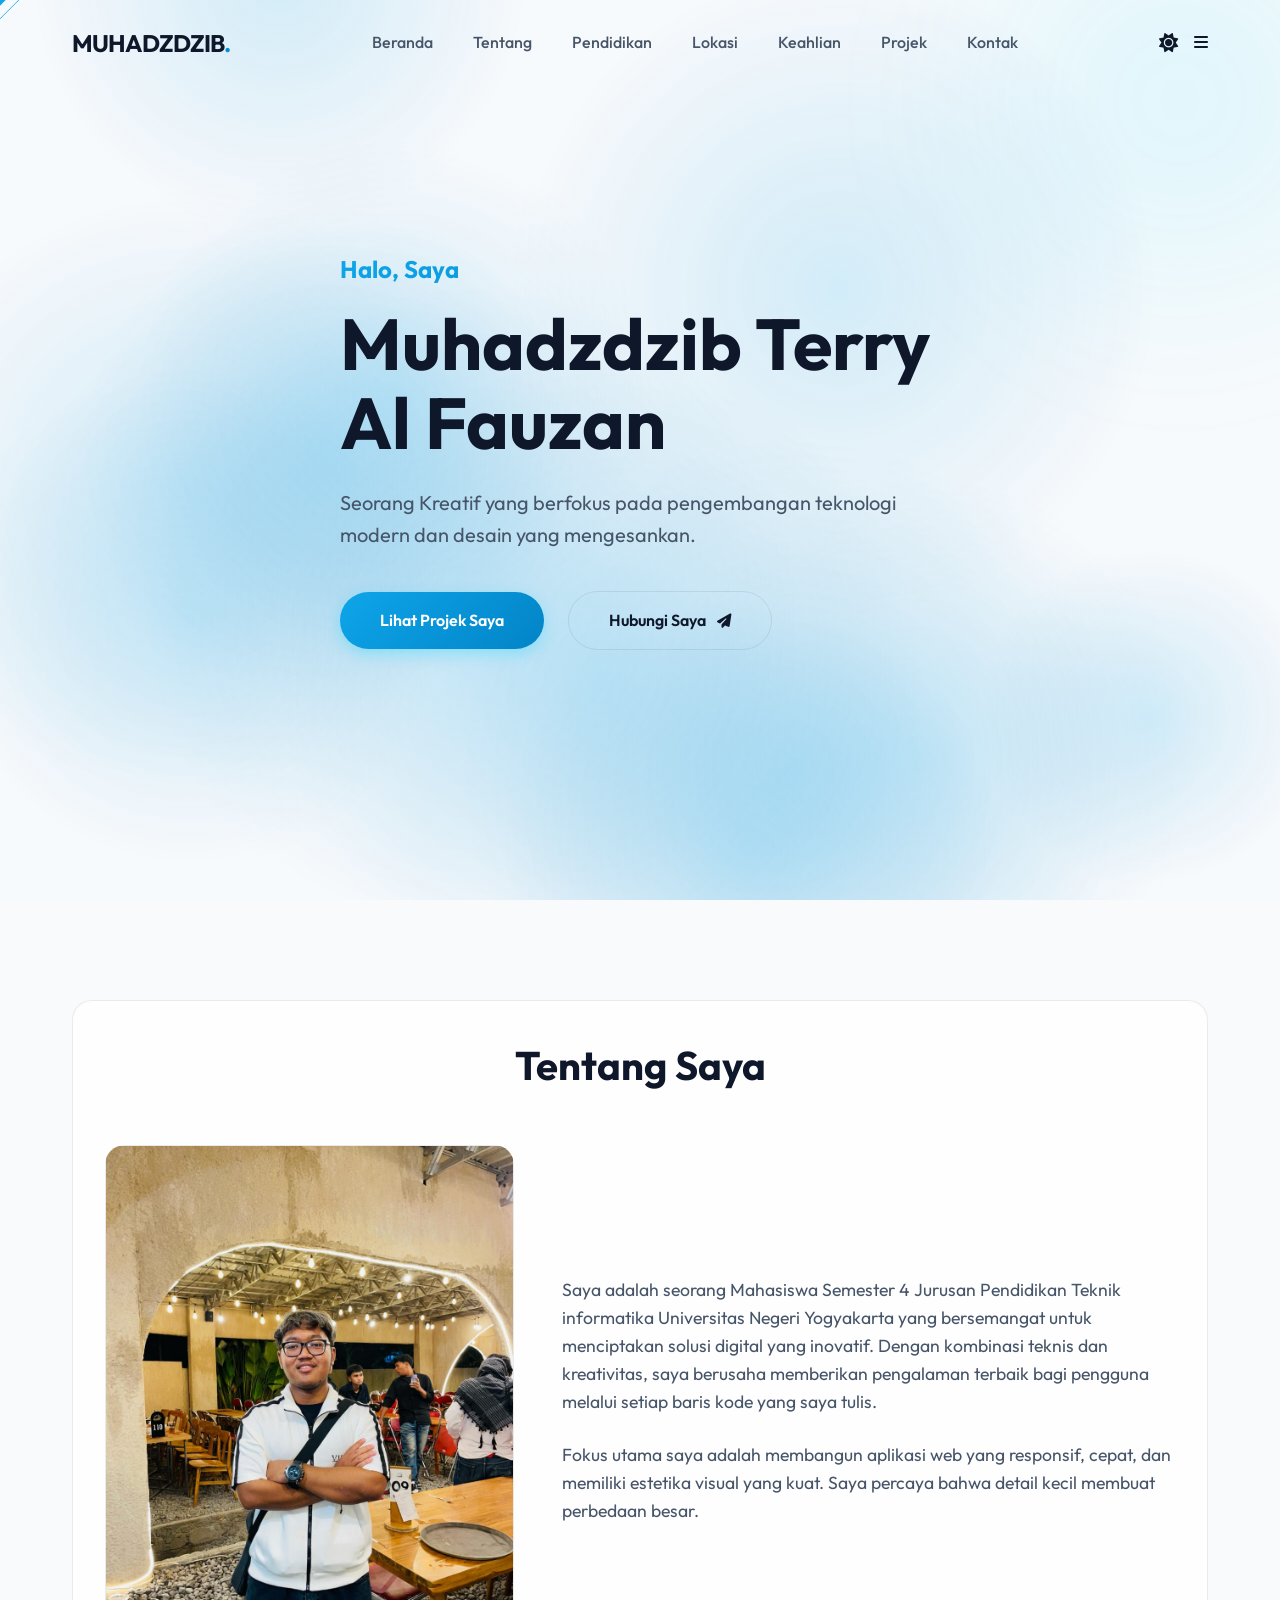
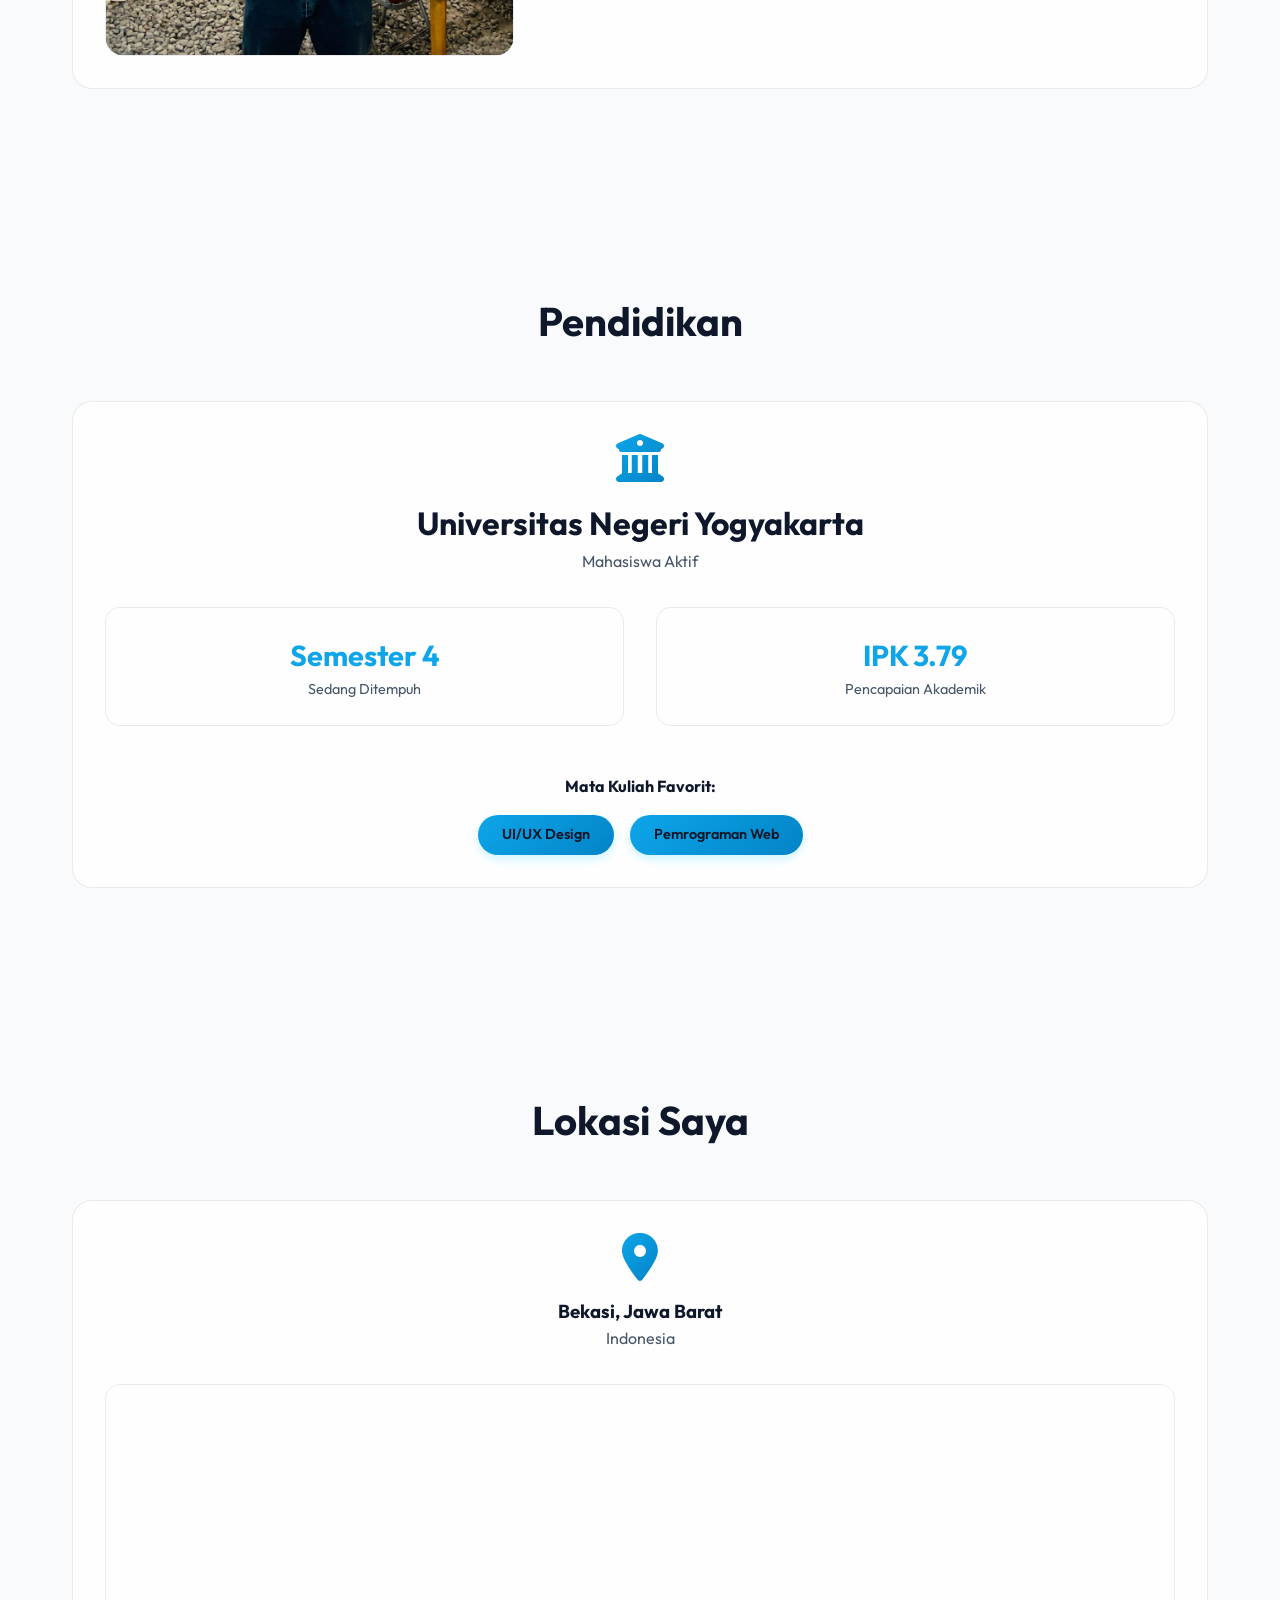
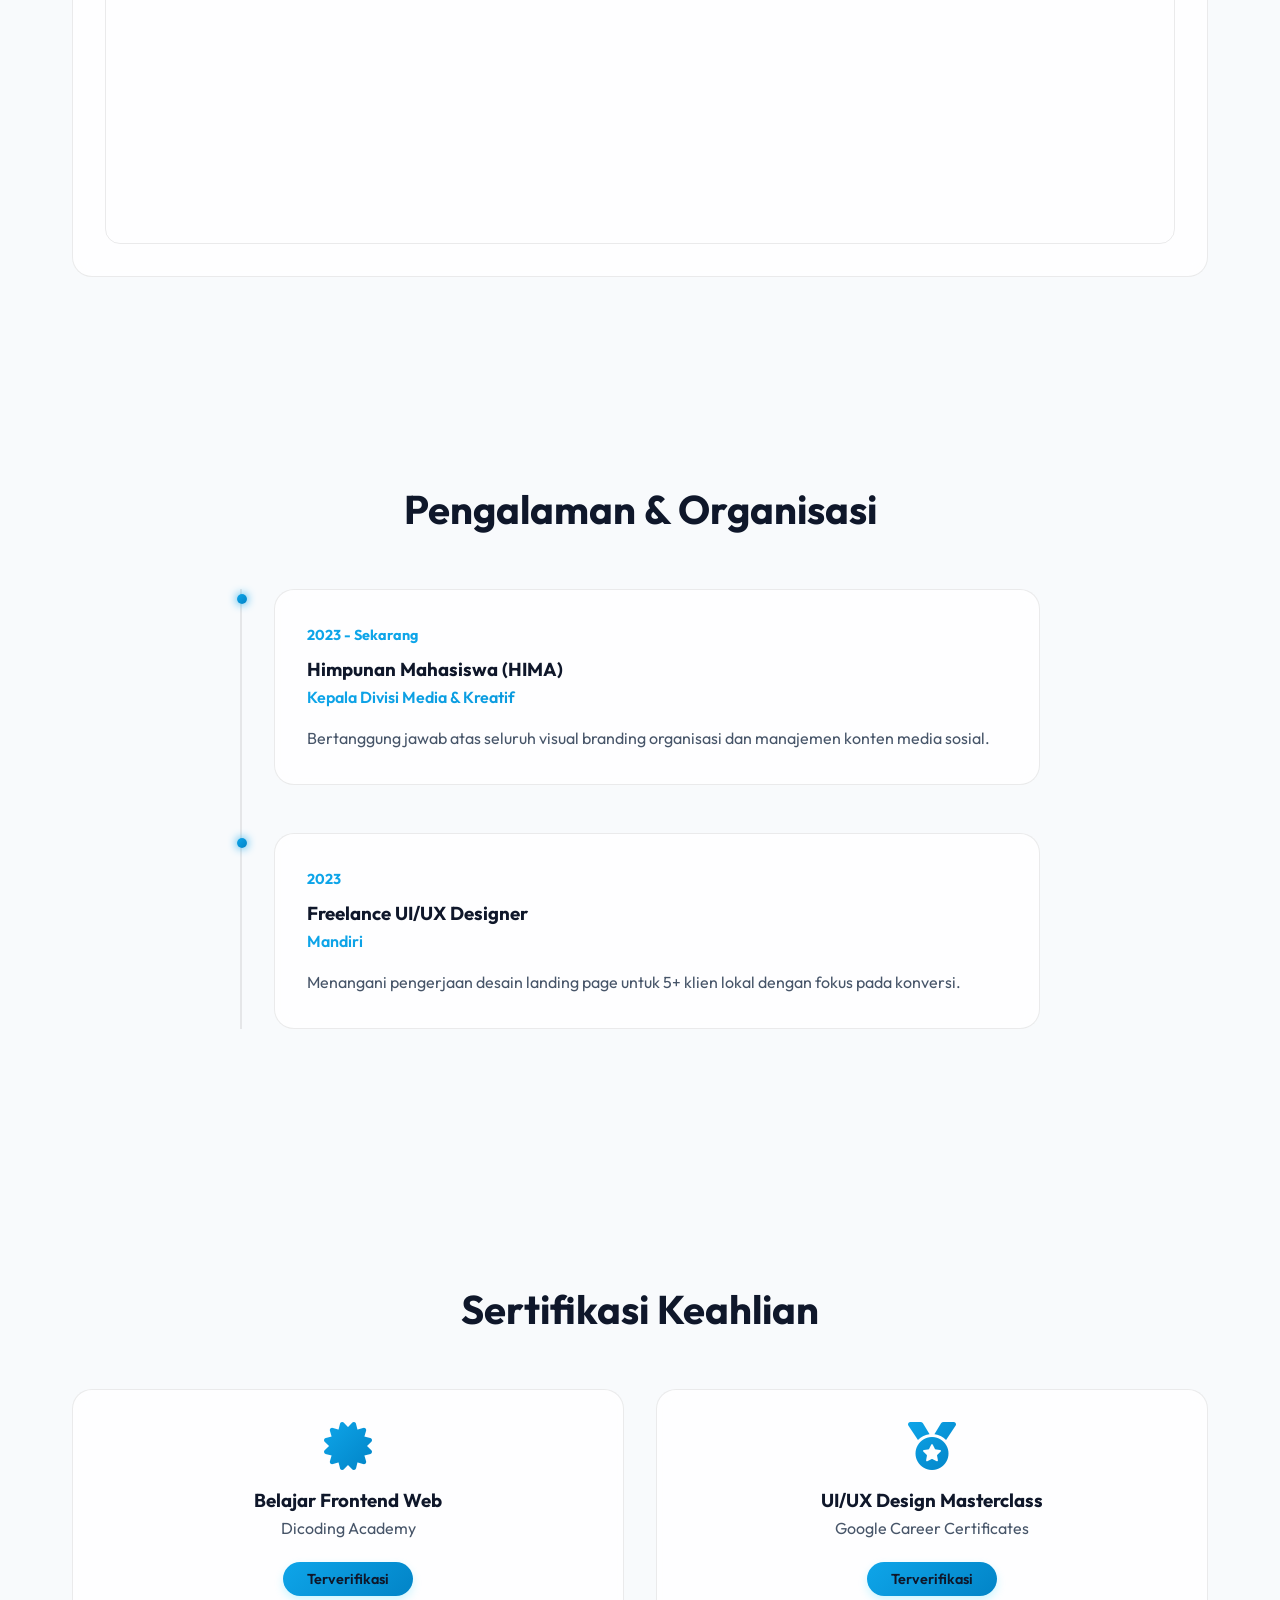
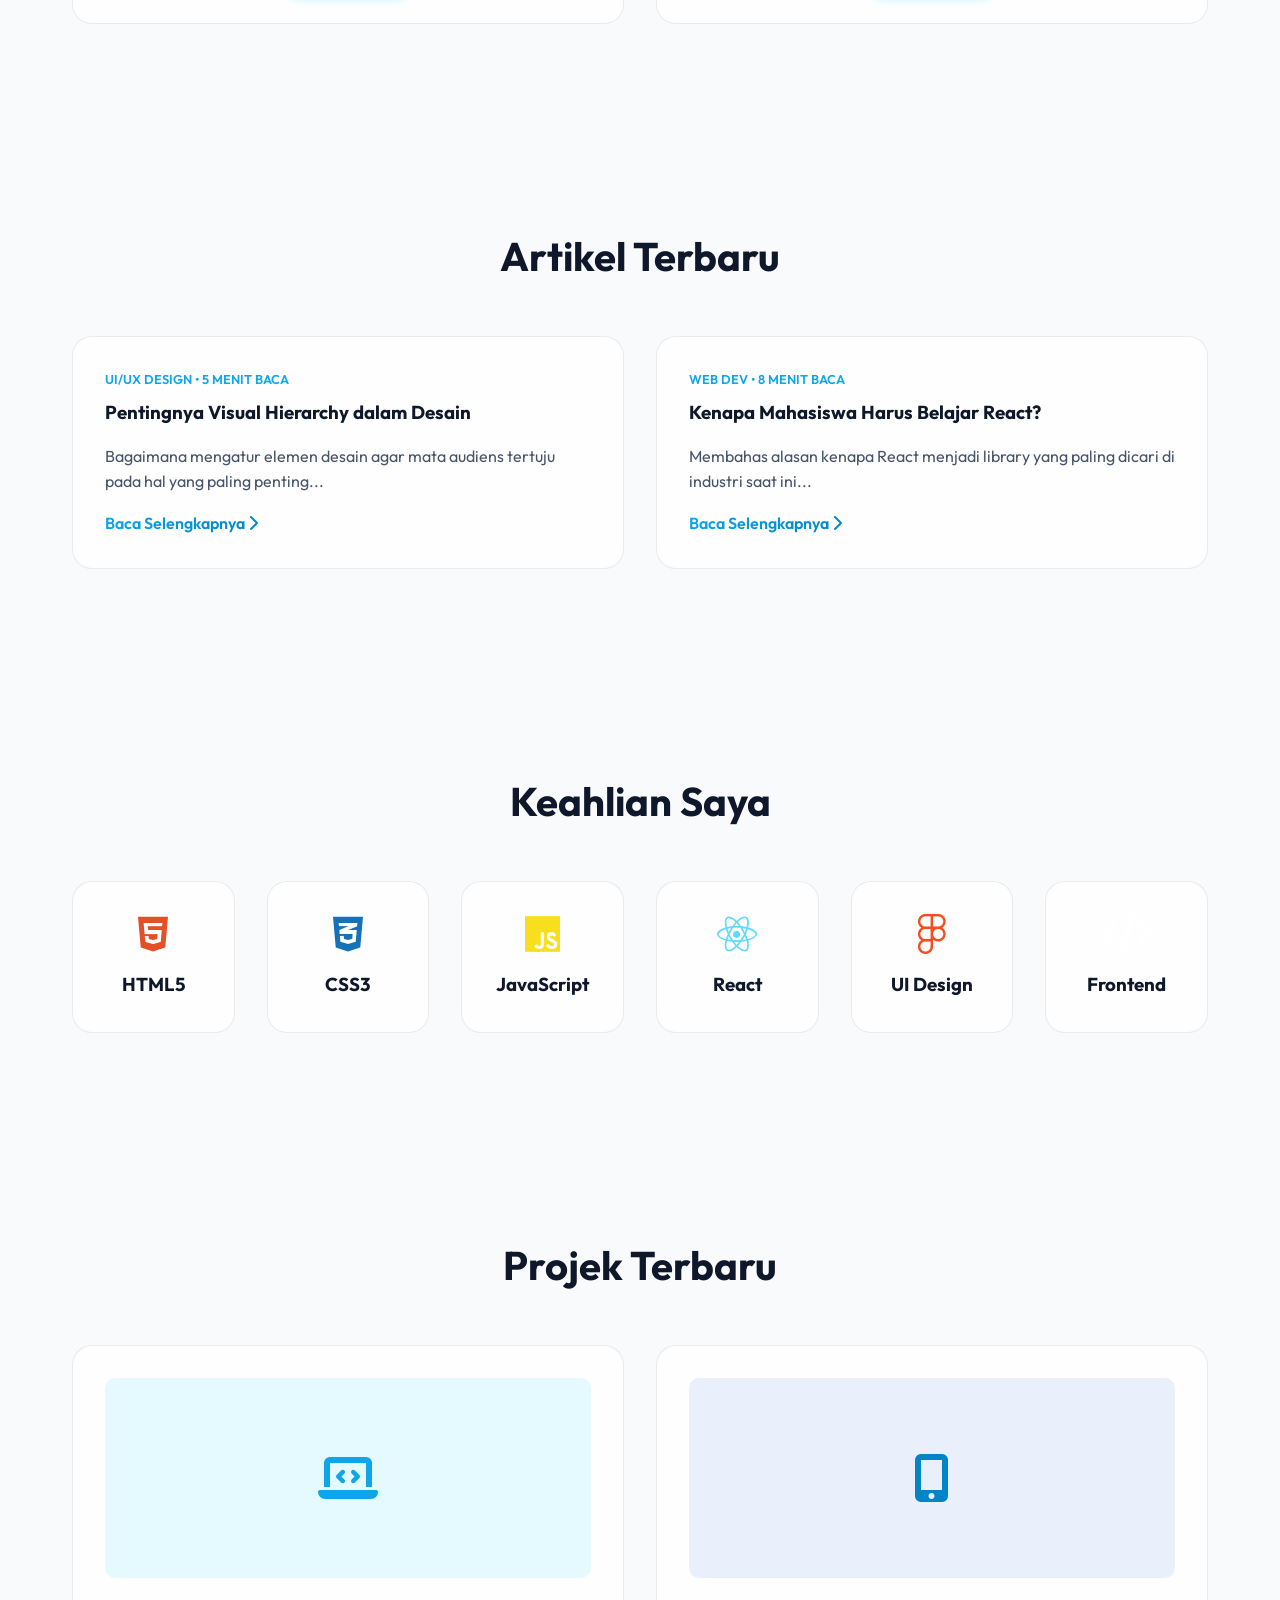
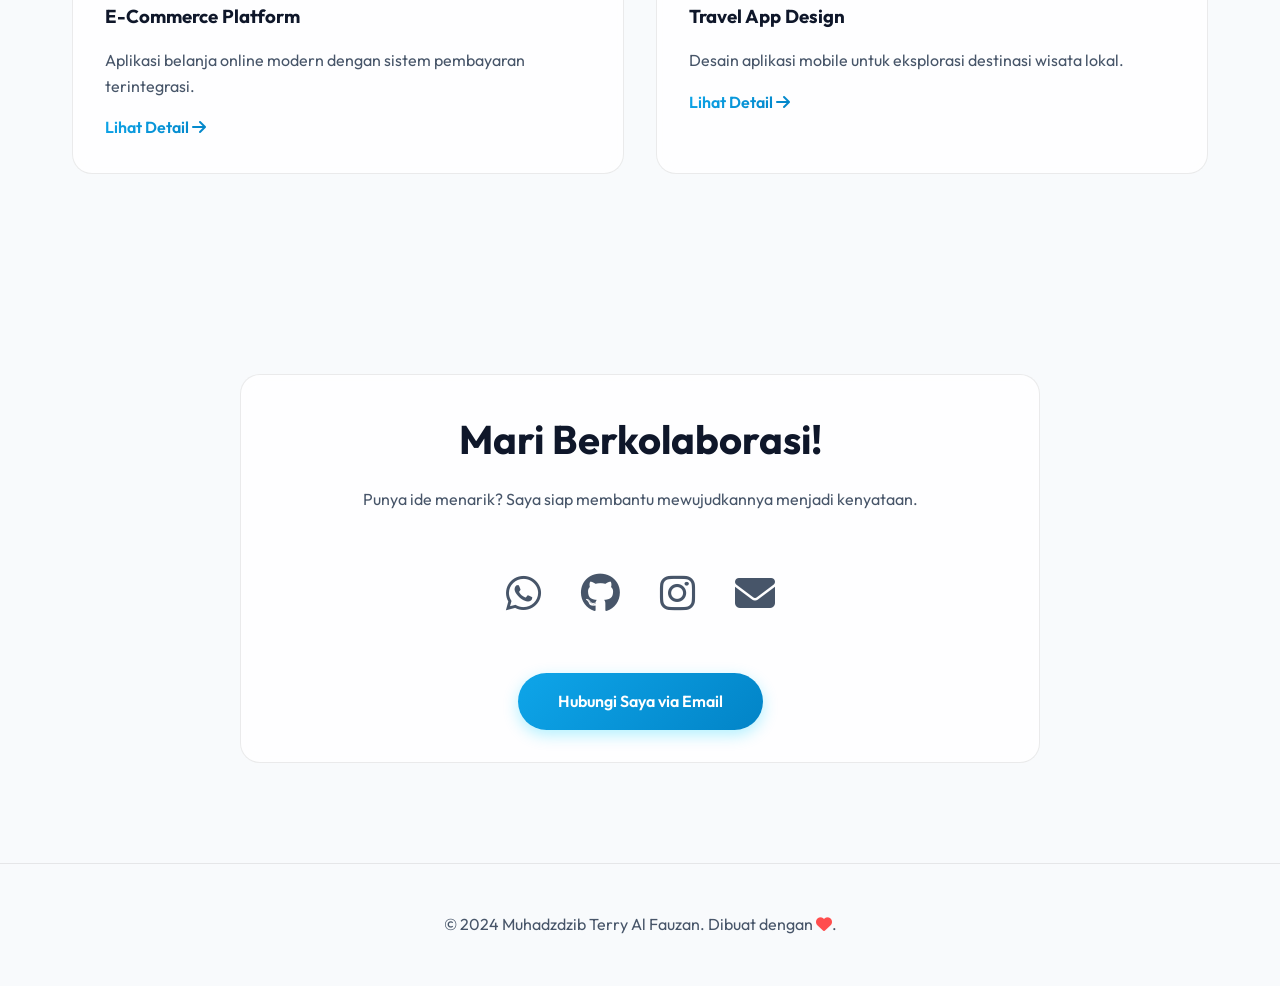
<file: index.html>
<!DOCTYPE html>
<html lang="id">

<head>
    <meta charset="UTF-8">
    <meta name="viewport" content="width=device-width, initial-scale=1.0">
    <title>Muhadzdzib Terry Al Fauzan | Personal Portfolio</title>
    <!-- Fonts -->
    <link rel="preconnect" href="https://fonts.googleapis.com">
    <link rel="preconnect" href="https://fonts.gstatic.com" crossorigin>
    <link href="https://fonts.googleapis.com/css2?family=Outfit:wght@300;400;600;700&display=swap" rel="stylesheet">
    <!-- Icons -->
    <link rel="stylesheet" href="https://cdnjs.cloudflare.com/ajax/libs/font-awesome/6.4.0/css/all.min.css">
    <!-- CSS -->
    <link rel="stylesheet" href="style.css">
</head>

<body>
    <!-- Custom Cursor -->
    <div id="cursor"></div>
    <div id="cursor-follower"></div>

    <!-- Navigation -->
    <nav id="navbar">
        <div class="container nav-container">
            <div class="logo">MUHADZDZIB<span class="text-gradient">.</span></div>
            <ul class="nav-links">
                <li><a href="#home">Beranda</a></li>
                <li><a href="#about">Tentang</a></li>
                <li><a href="#education">Pendidikan</a></li>
                <li><a href="#location">Lokasi</a></li>
                <li><a href="#skills">Keahlian</a></li>
                <li><a href="#projects">Projek</a></li>
                <li><a href="#contact">Kontak</a></li>
            </ul>
            <div style="display: flex; align-items: center; gap: 1rem;">
                <div id="theme-toggle" style="cursor: pointer; font-size: 1.2rem; transition: var(--transition);">
                    <i class="fas fa-moon"></i>
                </div>
                <div class="menu-btn"><i class="fas fa-bars"></i></div>
            </div>
        </div>
    </nav>

    <!-- Hero Section -->
    <section id="home" class="hero">
        <canvas id="bg-canvas"></canvas>
        <div class="container">
            <div class="hero-content reveal">
                <h2 class="text-gradient" style="font-size: 1.5rem; margin-bottom: 1rem;">Halo, Saya</h2>
                <h1 class="hero-title">Muhadzdzib Terry <br>Al Fauzan</h1>
                <p class="hero-subtitle">Seorang Kreatif yang berfokus pada pengembangan teknologi modern dan desain
                    yang mengesankan.</p>
                <div class="hero-btns">
                    <a href="#projects" class="btn btn-primary">Lihat Projek Saya</a>
                    <a href="#contact" class="btn btn-outline">Hubungi Saya <i class="fas fa-paper-plane"
                            style="margin-left: 0.5rem; font-size: 0.9rem;"></i></a>
                </div>
            </div>
        </div>
    </section>

    <!-- About Section -->
    <section id="about">
        <div class="container">
            <div class="glass-card reveal">
                <h2 class="section-title">Tentang Saya</h2>
                <div style="display: flex; flex-wrap: wrap; gap: 3rem; align-items: center;">
                    <div style="flex: 1; min-width: 300px;">
                        <div class="profile-card-wrapper">
                            <div class="profile-card">
                                <!-- Card Front (Photo) -->
                                <div class="profile-card-front">
                                    <img src="Terry Foto.jpeg" alt="Muhadzdzib Terry Al Fauzan" class="profile-img">
                                </div>
                                <!-- Card Back (Details) -->
                                <div class="profile-card-back">
                                    <div class="identity-content">
                                        <h3 class="text-gradient" style="margin-bottom: 1.5rem;">Identitas Saya</h3>
                                        <div class="identity-item">
                                            <i class="fas fa-birthday-cake ico"></i>
                                            <span><strong>Umur:</strong> 19 Tahun</span>
                                        </div>
                                        <div class="identity-item">
                                            <i class="fas fa-moon ico"></i>
                                            <span><strong>Zodiak:</strong> Taurus</span>
                                        </div>
                                        <div class="identity-item">
                                            <i class="fas fa-running ico"></i>
                                            <span><strong>Hobi:</strong> Futsal, Badminton, Running, Gaming</span>
                                        </div>
                                        <div class="identity-item">
                                            <i class="fas fa-futbol ico"></i>
                                            <span><strong>Klub Favorit:</strong> Chelsea FC</span>
                                        </div>
                                    </div>
                                </div>
                            </div>
                        </div>
                    </div>
                    <div style="flex: 1.5; min-width: 300px;">
                        <p style="font-size: 1.1rem; color: var(--text-dim); margin-bottom: 1.5rem;">
                            Saya adalah seorang Mahasiswa Semester 4 Jurusan Pendidikan Teknik informatika Universitas
                            Negeri Yogyakarta yang bersemangat untuk menciptakan solusi digital yang inovatif. Dengan
                            kombinasi teknis dan kreativitas, saya berusaha memberikan pengalaman terbaik bagi pengguna
                            melalui setiap baris kode yang saya tulis.
                        </p>
                        <p style="font-size: 1.1rem; color: var(--text-dim);">
                            Fokus utama saya adalah membangun aplikasi web yang responsif, cepat, dan memiliki estetika
                            visual yang kuat. Saya percaya bahwa detail kecil membuat perbedaan besar.
                        </p>
                    </div>
                </div>
            </div>
        </div>
    </section>

    <!-- Education Section -->
    <section id="education">
        <div class="container">
            <h2 class="section-title">Pendidikan</h2>
            <div class="glass-card reveal">
                <div style="text-align: center; margin-bottom: 2rem;">
                    <i class="fas fa-university fa-3x text-gradient" style="margin-bottom: 1rem;"></i>
                    <h3 style="font-size: 2rem;">Universitas Negeri Yogyakarta</h3>
                    <p style="color: var(--text-dim);">Mahasiswa Aktif</p>
                </div>

                <div
                    style="display: grid; grid-template-columns: repeat(auto-fit, minmax(200px, 1fr)); gap: 2rem; margin-bottom: 3rem;">
                    <div class="stat-card">
                        <span class="stat-value">Semester 4</span>
                        <p class="stat-label">Sedang Ditempuh</p>
                    </div>
                    <div class="stat-card">
                        <span class="stat-value">IPK 3.79</span>
                        <p class="stat-label">Pencapaian Akademik</p>
                    </div>
                </div>

                <div style="text-align: center;">
                    <h4 style="margin-bottom: 1rem;">Mata Kuliah Favorit:</h4>
                    <div style="display: flex; justify-content: center; gap: 1rem; flex-wrap: wrap;">
                        <span class="subject-badge">UI/UX Design</span>
                        <span class="subject-badge">Pemrograman Web</span>
                    </div>
                </div>
            </div>
        </div>
    </section>

    <!-- Location Section -->
    <section id="location">
        <div class="container">
            <h2 class="section-title">Lokasi Saya</h2>
            <div class="glass-card reveal">
                <div style="text-align: center; margin-bottom: 2rem;">
                    <i class="fas fa-map-marker-alt fa-3x text-gradient" style="margin-bottom: 1rem;"></i>
                    <h3>Bekasi, Jawa Barat</h3>
                    <p style="color: var(--text-dim);">Indonesia</p>
                </div>
                <div class="map-container">
                    <iframe
                        src="https://www.google.com/maps/embed?pb=!1m18!1m12!1m3!1d126906.94420719816!2d106.924823!3d-6.230756!2m3!1f0!2f0!3f0!3m2!1i1024!2i768!4f13.1!3m3!1m2!1s0x2e698c8ea9da5d41%3A0xc3fec3f317781b0f!2sBekasi%2C%20Bekasi%20City%2C%20West%20Java!5e0!3m2!1sen!2sid!4v1713430000000!5m2!1sen!2sid"
                        width="100%" height="450" style="border:0; border-radius: 15px;" allowfullscreen=""
                        loading="lazy" referrerpolicy="no-referrer-when-downgrade">
                    </iframe>
                </div>
            </div>
        </div>
    </section>

    <!-- Experience Section -->
    <section id="experience">
        <div class="container">
            <h2 class="section-title">Pengalaman & Organisasi</h2>
            <div class="timeline">
                <div class="timeline-item reveal">
                    <div class="timeline-dot"></div>
                    <div class="timeline-content glass-card">
                        <span class="timeline-date">2023 - Sekarang</span>
                        <h3>Himpunan Mahasiswa (HIMA)</h3>
                        <p class="text-gradient" style="font-weight: 600;">Kepala Divisi Media & Kreatif</p>
                        <p style="color: var(--text-dim); margin-top: 1rem;">Bertanggung jawab atas seluruh visual
                            branding organisasi dan manajemen konten media sosial.</p>
                    </div>
                </div>
                <div class="timeline-item reveal">
                    <div class="timeline-dot"></div>
                    <div class="timeline-content glass-card">
                        <span class="timeline-date">2023</span>
                        <h3>Freelance UI/UX Designer</h3>
                        <p class="text-gradient" style="font-weight: 600;">Mandiri</p>
                        <p style="color: var(--text-dim); margin-top: 1rem;">Menangani pengerjaan desain landing page
                            untuk 5+ klien lokal dengan fokus pada konversi.</p>
                    </div>
                </div>
            </div>
        </div>
    </section>

    <!-- Certifications Section -->
    <section id="certs">
        <div class="container">
            <h2 class="section-title">Sertifikasi Keahlian</h2>
            <div style="display: grid; grid-template-columns: repeat(auto-fit, minmax(280px, 1fr)); gap: 2rem;">
                <div class="glass-card reveal" style="text-align: center;">
                    <i class="fas fa-certificate fa-3x text-gradient" style="margin-bottom: 1rem;"></i>
                    <h3>Belajar Frontend Web</h3>
                    <p style="color: var(--text-dim);">Dicoding Academy</p>
                    <div style="margin-top: 1.5rem;"><span class="subject-badge">Terverifikasi</span></div>
                </div>
                <div class="glass-card reveal" style="text-align: center;">
                    <i class="fas fa-medal fa-3x text-gradient" style="margin-bottom: 1rem;"></i>
                    <h3>UI/UX Design Masterclass</h3>
                    <p style="color: var(--text-dim);">Google Career Certificates</p>
                    <div style="margin-top: 1.5rem;"><span class="subject-badge">Terverifikasi</span></div>
                </div>
            </div>
        </div>
    </section>

    <!-- Blog Section -->
    <section id="blog">
        <div class="container">
            <h2 class="section-title">Artikel Terbaru</h2>
            <div style="display: grid; grid-template-columns: repeat(auto-fit, minmax(350px, 1fr)); gap: 2rem;">
                <article class="glass-card reveal">
                    <div
                        style="font-size: 0.8rem; color: var(--primary-color); margin-bottom: 0.5rem; font-weight: 600;">
                        UI/UX DESIGN • 5 MENIT BACA</div>
                    <h3>Pentingnya Visual Hierarchy dalam Desain</h3>
                    <p style="color: var(--text-dim); margin: 1rem 0;">Bagaimana mengatur elemen desain agar mata
                        audiens tertuju pada hal yang paling penting...</p>
                    <a href="#" class="text-gradient" style="text-decoration: none; font-weight: 600;">Baca Selengkapnya
                        <i class="fas fa-chevron-right"></i></a>
                </article>
                <article class="glass-card reveal">
                    <div
                        style="font-size: 0.8rem; color: var(--primary-color); margin-bottom: 0.5rem; font-weight: 600;">
                        WEB DEV • 8 MENIT BACA</div>
                    <h3>Kenapa Mahasiswa Harus Belajar React?</h3>
                    <p style="color: var(--text-dim); margin: 1rem 0;">Membahas alasan kenapa React menjadi library yang
                        paling dicari di industri saat ini...</p>
                    <a href="#" class="text-gradient" style="text-decoration: none; font-weight: 600;">Baca Selengkapnya
                        <i class="fas fa-chevron-right"></i></a>
                </article>
            </div>
        </div>
    </section>

    <!-- Skills Section -->
    <section id="skills">
        <div class="container">
            <h2 class="section-title">Keahlian Saya</h2>
            <div class="skills-grid">
                <div class="skill-item glass-card reveal">
                    <i class="fab fa-html5 skill-icon" style="color: #e34f26;"></i>
                    <h3>HTML5</h3>
                </div>
                <div class="skill-item glass-card reveal">
                    <i class="fab fa-css3-alt skill-icon" style="color: #1572b6;"></i>
                    <h3>CSS3</h3>
                </div>
                <div class="skill-item glass-card reveal">
                    <i class="fab fa-js skill-icon" style="color: #f7df1e;"></i>
                    <h3>JavaScript</h3>
                </div>
                <div class="skill-item glass-card reveal">
                    <i class="fab fa-react skill-icon" style="color: #61dafb;"></i>
                    <h3>React</h3>
                </div>
                <div class="skill-item glass-card reveal">
                    <i class="fab fa-figma skill-icon" style="color: #f24e1e;"></i>
                    <h3>UI Design</h3>
                </div>
                <div class="skill-item glass-card reveal">
                    <i class="fas fa-code skill-icon" style="color: #ffffff;"></i>
                    <h3>Frontend</h3>
                </div>
            </div>
        </div>
    </section>

    <!-- Projects Section -->
    <section id="projects">
        <div class="container">
            <h2 class="section-title">Projek Terbaru</h2>
            <div style="display: grid; grid-template-columns: repeat(auto-fit, minmax(350px, 1fr)); gap: 2rem;">
                <!-- Project 1 -->
                <div class="glass-card reveal">
                    <div
                        style="height: 200px; background: rgba(0,210,255,0.1); border-radius: 10px; margin-bottom: 1.5rem; display: flex; align-items: center; justify-content: center;">
                        <i class="fas fa-laptop-code fa-3x" style="color: var(--primary-color);"></i>
                    </div>
                    <h3>E-Commerce Platform</h3>
                    <p style="color: var(--text-dim); margin: 1rem 0;">Aplikasi belanja online modern dengan sistem
                        pembayaran terintegrasi.</p>
                    <a href="#" class="text-gradient" style="text-decoration: none; font-weight: 600;">Lihat Detail <i
                            class="fas fa-arrow-right"></i></a>
                </div>
                <!-- Project 2 -->
                <div class="glass-card reveal">
                    <div
                        style="height: 200px; background: rgba(58,123,213,0.1); border-radius: 10px; margin-bottom: 1.5rem; display: flex; align-items: center; justify-content: center;">
                        <i class="fas fa-mobile-alt fa-3x" style="color: var(--secondary-color);"></i>
                    </div>
                    <h3>Travel App Design</h3>
                    <p style="color: var(--text-dim); margin: 1rem 0;">Desain aplikasi mobile untuk eksplorasi destinasi
                        wisata lokal.</p>
                    <a href="#" class="text-gradient" style="text-decoration: none; font-weight: 600;">Lihat Detail <i
                            class="fas fa-arrow-right"></i></a>
                </div>
            </div>
        </div>
    </section>

    <!-- Contact Section -->
    <section id="contact">
        <div class="container">
            <div class="glass-card reveal" style="max-width: 800px; margin: 0 auto; text-align: center;">
                <h2 class="section-title" style="margin-bottom: 1rem;">Mari Berkolaborasi!</h2>
                <p style="color: var(--text-dim); margin-bottom: 3rem;">Punya ide menarik? Saya siap membantu
                    mewujudkannya menjadi kenyataan.</p>

                <div class="social-icons-container">
                    <a href="https://wa.me/6285773675282" target="_blank" class="social-icon"><i
                            class="fab fa-whatsapp"></i></a>
                    <a href="https://github.com/terryalfauzan0-tech" target="_blank" class="social-icon"><i
                            class="fab fa-github"></i></a>
                    <a href="https://www.instagram.com/terryalfauzn_" target="_blank" class="social-icon"><i
                            class="fab fa-instagram"></i></a>
                    <a href="mailto:terryalfauzan0@gmail.com" class="social-icon"><i class="fas fa-envelope"></i></a>
                </div>

                <a href="mailto:terryalfauzan0@gmail.com" class="btn btn-primary">Hubungi Saya via Email</a>
            </div>
        </div>
    </section>

    <footer style="padding: 3rem 0; text-align: center; border-top: 1px solid var(--border-color);">
        <p style="color: var(--text-dim);">&copy; 2024 Muhadzdzib Terry Al Fauzan. Dibuat dengan <i class="fas fa-heart"
                style="color: #ff4d4d;"></i>.</p>
    </footer>

    <!-- JS -->
    <script src="script.js"></script>
</body>

</html>
</file>
<file: style.css>
:root {
    /* Dark Theme (Default) */
    --bg-color: #050505;
    --card-bg: rgba(255, 255, 255, 0.03);
    --border-color: rgba(255, 255, 255, 0.1);
    --primary-color: #00d2ff;
    --secondary-color: #3a7bd5;
    --text-main: #ffffff;
    --text-dim: #b0b0b0;
    --accent-gradient: linear-gradient(135deg, #00d2ff 0%, #3a7bd5 100%);
    --glass-blur: blur(10px);
    --transition: all 0.3s cubic-bezier(0.4, 0, 0.2, 1);
}

[data-theme="light"] {
    --bg-color: #f8fafc;
    --card-bg: rgba(255, 255, 255, 0.8);
    --border-color: rgba(0, 0, 0, 0.08);
    --primary-color: #0ea5e9;
    --secondary-color: #0284c7;
    --text-main: #0f172a;
    --text-dim: #475569;
    --accent-gradient: linear-gradient(135deg, #0ea5e9 0%, #0284c7 100%);
}

* {
    margin: 0;
    padding: 0;
    box-sizing: border-box;
    font-family: 'Outfit', sans-serif;
    transition: background-color 0.3s ease, color 0.3s ease, border-color 0.3s ease;
}

body {
    background-color: var(--bg-color);
    color: var(--text-main);
    overflow-x: hidden;
    line-height: 1.6;
    cursor: none; /* Hide default cursor */
}

/* Custom Cursor Styles */
#cursor {
    width: 8px;
    height: 8px;
    background-color: var(--primary-color);
    position: fixed;
    pointer-events: none;
    z-index: 9999;
    transform: translate(-50%, -50%) rotate(45deg); /* Diamond Shape */
}

#cursor-follower {
    width: 28px;
    height: 28px;
    border: 1.5px solid var(--primary-color);
    position: fixed;
    pointer-events: none;
    z-index: 9998;
    transform: translate(-50%, -50%) rotate(45deg); /* Diamond Shape */
    transition: width 0.3s ease, height 0.3s ease, background-color 0.3s ease, opacity 0.3s ease;
    opacity: 0.7;
}

/* Explosion Particles */
.particle {
    position: fixed;
    width: 4px;
    height: 4px;
    background-color: var(--primary-color);
    pointer-events: none;
    z-index: 9997;
    border-radius: 1px;
    transform: rotate(45deg);
}

@keyframes particle-explode {
    0% { transform: translate(-50%, -50%) rotate(45deg) scale(1); opacity: 1; }
    100% { transform: translate(var(--tx), var(--ty)) rotate(400deg) scale(0); opacity: 0; }
}

/* Click Animation Area (Modified for Diamond) */
.cursor-clicked #cursor-follower {
    animation: click-ripple 0.4s ease-out;
}

@keyframes click-ripple {
    0% { transform: translate(-50%, -50%) scale(1); opacity: 0.8; }
    100% { transform: translate(-50%, -50%) scale(2.5); opacity: 0; }
}

/* Cursor interaction on hover */
body.cursor-hover #cursor-follower {
    width: 45px;
    height: 45px;
    background-color: rgba(0, 210, 255, 0.1);
    opacity: 1;
    border-width: 2px;
}

/* Hide custom cursor on mobile */
@media (max-width: 768px) {
    #cursor, #cursor-follower { display: none; }
    body { cursor: auto; }
}

/* Scrollbar */
::-webkit-scrollbar {
    width: 8px;
}
::-webkit-scrollbar-track {
    background: var(--bg-color);
}
::-webkit-scrollbar-thumb {
    background: var(--secondary-color);
    border-radius: 10px;
}

/* Utility Classes */
.container {
    max-width: 1200px;
    margin: 0 auto;
    padding: 0 2rem;
}

.text-gradient {
    background: var(--accent-gradient);
    -webkit-background-clip: text;
    -webkit-text-fill-color: transparent;
}

.glass-card {
    background: var(--card-bg);
    backdrop-filter: var(--glass-blur);
    border: 1px solid var(--border-color);
    border-radius: 20px;
    padding: 2rem;
    transition: var(--transition);
}

.glass-card:hover {
    border-color: var(--primary-color);
    transform: translateY(-5px);
    box-shadow: 0 10px 30px rgba(0, 210, 255, 0.1);
}

/* Navigation */
nav {
    position: fixed;
    top: 0;
    width: 100%;
    z-index: 1000;
    padding: 1.5rem 0;
    transition: var(--transition);
}

nav.scrolled {
    background: rgba(5, 5, 5, 0.8);
    backdrop-filter: blur(10px);
    padding: 1rem 0;
    border-bottom: 1px solid var(--border-color);
}

.nav-container {
    display: flex;
    justify-content: space-between;
    align-items: center;
}

.logo {
    font-weight: 700;
    font-size: 1.5rem;
    letter-spacing: -1px;
}

.nav-links {
    display: flex;
    gap: 2.5rem;
    list-style: none;
}

.nav-links a {
    text-decoration: none;
    color: var(--text-dim);
    font-weight: 500;
    transition: var(--transition);
}

.nav-links a:hover {
    color: var(--primary-color);
}

/* Hero Section */
.hero {
    height: 100vh;
    display: flex;
    align-items: center;
    position: relative;
    overflow: hidden;
    background-color: var(--bg-color);
}

#bg-canvas {
    position: absolute;
    top: 0;
    left: 0;
    width: 100%;
    height: 100%;
    z-index: 0;
    pointer-events: none;
    opacity: 0.8;
}

.hero .container {
    position: relative;
    z-index: 2;
}

.hero::before {
    content: '';
    position: absolute;
    width: 600px;
    height: 600px;
    background: radial-gradient(circle, rgba(0, 210, 255, 0.1) 0%, transparent 70%);
    top: -200px;
    right: -200px;
    z-index: 1;
    filter: blur(50px);
}

.hero-content {
    flex: 1;
}

.hero-title {
    font-size: 4.5rem;
    line-height: 1.1;
    margin-bottom: 1.5rem;
}

.hero-subtitle {
    font-size: 1.25rem;
    color: var(--text-dim);
    margin-bottom: 2.5rem;
    max-width: 600px;
}

.hero-btns {
    display: flex;
    gap: 1.5rem;
    flex-wrap: wrap;
    align-items: center;
}

/* Profile Card Flip Animation */
.profile-card-wrapper {
    perspective: 1000px;
    width: 100%;
    aspect-ratio: 4/5;
}

.profile-card {
    position: relative;
    width: 100%;
    height: 100%;
    transition: transform 0.8s cubic-bezier(0.4, 0, 0.2, 1);
    transform-style: preserve-3d;
    cursor: pointer;
}

.profile-card-wrapper:hover .profile-card {
    transform: rotateY(180deg);
}

.profile-card-front, .profile-card-back {
    position: absolute;
    width: 100%;
    height: 100%;
    -webkit-backface-visibility: hidden;
    backface-visibility: hidden;
    border-radius: 20px;
    overflow: hidden;
}

.profile-card-front {
    z-index: 2;
    transform: rotateY(0deg);
}

.profile-card-back {
    transform: rotateY(180deg);
    background: var(--card-bg);
    backdrop-filter: var(--glass-blur);
    border: 1px solid var(--border-color);
    display: flex;
    align-items: center;
    justify-content: center;
    padding: 2rem;
    z-index: 1;
}

.profile-img {
    width: 100%;
    height: 100%;
    object-fit: cover;
    border: 1px solid var(--border-color);
    box-shadow: 0 20px 40px rgba(0, 0, 0, 0.4);
    transition: var(--transition);
}

.profile-card-wrapper:hover .profile-img {
    border-color: var(--primary-color);
}

/* Identity Content Styling */
.identity-content {
    text-align: left;
    width: 100%;
}

.identity-item {
    display: flex;
    align-items: center;
    gap: 1rem;
    margin-bottom: 1.25rem;
    font-size: 1rem;
    color: var(--text-main);
    transition: var(--transition);
    padding: 0.5rem;
    border-radius: 10px;
}

.identity-item:hover {
    background: rgba(255, 255, 255, 0.05);
    transform: translateX(5px);
}

.identity-item .ico {
    font-size: 1.2rem;
    color: var(--primary-color);
    min-width: 25px;
    text-align: center;
}

.identity-item strong {
    color: var(--primary-color);
    margin-right: 0.3rem;
}

/* Education Stat Cards */
.stat-card {
    background: rgba(255, 255, 255, 0.05);
    padding: 1.5rem;
    border-radius: 15px;
    text-align: center;
    border: 1px solid var(--border-color);
    transition: var(--transition);
}

.stat-card:hover {
    border-color: var(--primary-color);
    background: rgba(0, 210, 255, 0.05);
}

.stat-value {
    display: block;
    font-size: 1.8rem;
    font-weight: 700;
    color: var(--primary-color);
}

.stat-label {
    font-size: 0.9rem;
    color: var(--text-dim);
}

.subject-badge {
    background: var(--accent-gradient);
    padding: 0.5rem 1.5rem;
    border-radius: 50px;
    font-size: 0.9rem;
    font-weight: 600;
    box-shadow: 0 4px 10px rgba(0, 210, 255, 0.2);
}

/* Map Container */
.map-container {
    width: 100%;
    margin-top: 2rem;
    overflow: hidden;
    border-radius: 15px;
    border: 1px solid var(--border-color);
}

/* Timeline Styles */
.timeline {
    position: relative;
    max-width: 800px;
    margin: 0 auto;
    padding-left: 2rem;
    border-left: 2px solid var(--border-color);
}

.timeline-item {
    position: relative;
    margin-bottom: 3rem;
}

.timeline-dot {
    position: absolute;
    left: -2.31rem;
    top: 5px;
    width: 10px;
    height: 10px;
    background: var(--accent-gradient);
    border-radius: 50%;
    box-shadow: 0 0 10px var(--primary-color);
}

.timeline-date {
    display: inline-block;
    font-weight: 700;
    font-size: 0.9rem;
    color: var(--primary-color);
    margin-bottom: 0.5rem;
}

.btn {
    display: inline-block;
    padding: 1rem 2.5rem;
    border-radius: 50px;
    text-decoration: none;
    font-weight: 600;
    transition: var(--transition);
    cursor: pointer;
}

.btn-primary {
    background: var(--accent-gradient);
    color: white;
    box-shadow: 0 5px 15px rgba(0, 210, 255, 0.3);
}

.btn-primary:hover {
    box-shadow: 0 8px 25px rgba(0, 210, 255, 0.4);
    transform: scale(1.05);
}

.btn-outline {
    background: transparent;
    color: var(--text-main);
    border: 1px solid var(--border-color);
    animation: pulse-border 2s infinite;
}

.btn-outline:hover {
    border-color: var(--primary-color);
    color: var(--primary-color);
    transform: translateY(-3px);
    box-shadow: 0 5px 15px rgba(0, 210, 255, 0.1);
}

@keyframes pulse-border {
    0% { box-shadow: 0 0 0 0 rgba(0, 210, 255, 0.4); }
    70% { box-shadow: 0 0 0 10px rgba(0, 210, 255, 0); }
    100% { box-shadow: 0 0 0 0 rgba(0, 210, 255, 0); }
}

/* Sections */
section {
    padding: 100px 0;
}

.section-title {
    font-size: 2.5rem;
    margin-bottom: 3rem;
    text-align: center;
}

/* Skills */
.skills-grid {
    display: grid;
    grid-template-columns: repeat(auto-fit, minmax(150px, 1fr));
    gap: 2rem;
}

.skill-item {
    text-align: center;
    padding: 2rem;
}

.skill-icon {
    font-size: 2.5rem;
    margin-bottom: 1rem;
    display: block;
    transition: var(--transition);
}

/* Animations for Icons */
@keyframes float {
    0% { transform: translateY(0px); }
    50% { transform: translateY(-10px); }
    100% { transform: translateY(0px); }
}

@keyframes pulse {
    0% { transform: scale(1); opacity: 0.8; }
    50% { transform: scale(1.1); opacity: 1; }
    100% { transform: scale(1); opacity: 0.8; }
}

.skill-item:hover .skill-icon {
    animation: float 2s ease-in-out infinite;
    color: var(--primary-color);
}

/* Social Icons Specific Styling */
.social-icons-container {
    display: flex;
    justify-content: center;
    gap: 2.5rem;
    margin-bottom: 3rem;
}

.social-icon {
    font-size: 2.5rem;
    color: var(--text-dim);
    transition: var(--transition);
    display: inline-block;
    position: relative;
    text-decoration: none;
}

.social-icon:hover {
    color: var(--primary-color);
    transform: translateY(-10px) scale(1.2);
    filter: drop-shadow(0 0 15px var(--primary-color));
}

/* Subtle continuous animation for social icons */
.social-icon i {
    animation: float 4s ease-in-out infinite;
}

/* Offset float for each icon for organic feel */
.social-icon:nth-child(2) i { animation-delay: 0.5s; }
.social-icon:nth-child(3) i { animation-delay: 1s; }
.social-icon:nth-child(4) i { animation-delay: 1.5s; }

/* Scroll reveal initial state */
.reveal {
    opacity: 0;
    transform: translateY(30px);
    transition: all 0.8s ease-out;
}

.reveal.active {
    opacity: 1;
    transform: translateY(0);
}

/* Responsiveness */
@media (max-width: 768px) {
    .hero {
        justify-content: center;
        text-align: center;
    }
    .hero-title {
        font-size: 3rem;
    }
    .hero-subtitle {
        margin: 0 auto 2.5rem auto;
    }
    .nav-links {
        display: none;
    }
    .hero-btns {
        flex-direction: column;
        align-items: center;
        gap: 1rem;
        width: 100%;
    }
    .btn {
        text-align: center;
        width: 100%;
        max-width: 300px;
    }
}
</file>
